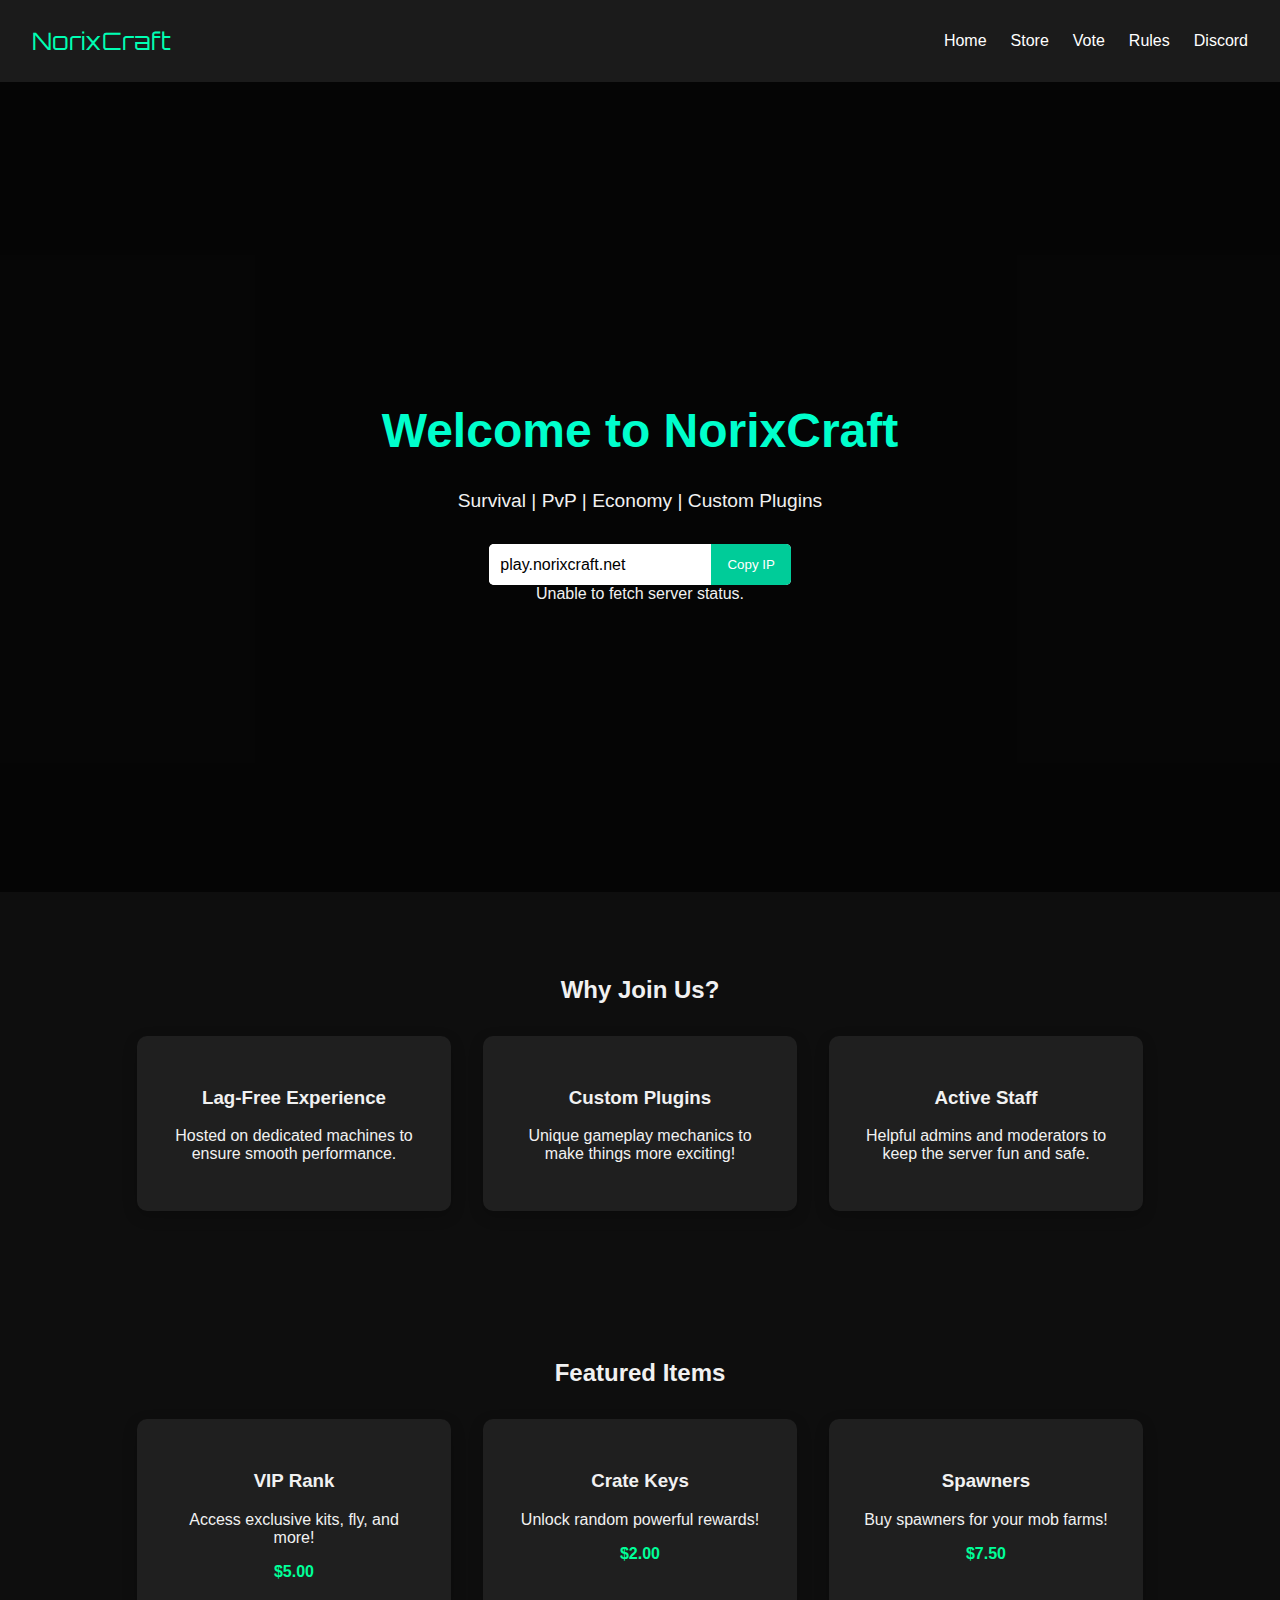
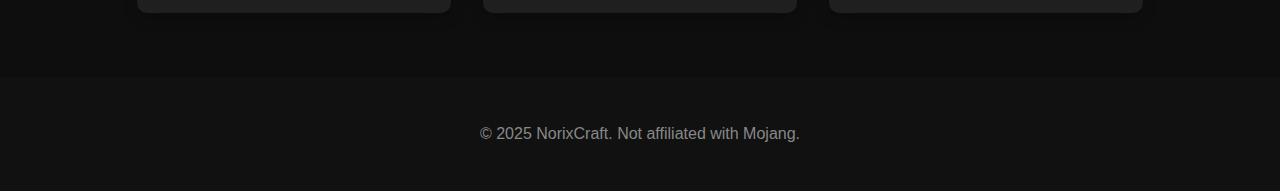
<file: index.html>
<!DOCTYPE html>
<html lang="en">
<head>
  <meta charset="UTF-8" />
  <meta name="viewport" content="width=device-width, initial-scale=1.0"/>
  <title>NorixCraft - Minecraft Server</title>
  <link rel="stylesheet" href="style.css"/>
  <script defer src="script.js"></script>
  <link rel="preconnect" href="https://fonts.googleapis.com">
  <link href="https://fonts.googleapis.com/css2?family=Orbitron:wght@600&display=swap" rel="stylesheet">
</head>
<body>
  <nav class="navbar">
    <div class="logo">NorixCraft</div>
    <ul class="nav-links">
      <li><a href="#">Home</a></li>
      <li><a href="#">Store</a></li>
      <li><a href="#">Vote</a></li>
      <li><a href="#">Rules</a></li>
      <li><a href="#">Discord</a></li>
    </ul>
  </nav>

  <header class="hero">
    <div class="overlay"></div>
    <div class="hero-content">
      <h1>Welcome to NorixCraft</h1>
      <p>Survival | PvP | Economy | Custom Plugins</p>
      <div class="ip-box">
        <input type="text" id="server-ip" value="play.norixcraft.net" readonly>
        <button onclick="copyIP()">Copy IP</button>
      </div>
      <div id="status" class="status">Checking server status...</div>
    </div>
  </header>

  <section class="section cards-section">
    <h2>Why Join Us?</h2>
    <div class="cards">
      <div class="card">
        <h3>Lag-Free Experience</h3>
        <p>Hosted on dedicated machines to ensure smooth performance.</p>
      </div>
      <div class="card">
        <h3>Custom Plugins</h3>
        <p>Unique gameplay mechanics to make things more exciting!</p>
      </div>
      <div class="card">
        <h3>Active Staff</h3>
        <p>Helpful admins and moderators to keep the server fun and safe.</p>
      </div>
    </div>
  </section>

  <section class="section store-preview">
    <h2>Featured Items</h2>
    <div class="store-cards">
      <div class="store-card">
        <h3>VIP Rank</h3>
        <p>Access exclusive kits, fly, and more!</p>
        <span>$5.00</span>
      </div>
      <div class="store-card">
        <h3>Crate Keys</h3>
        <p>Unlock random powerful rewards!</p>
        <span>$2.00</span>
      </div>
      <div class="store-card">
        <h3>Spawners</h3>
        <p>Buy spawners for your mob farms!</p>
        <span>$7.50</span>
      </div>
    </div>
  </section>

  <footer>
    <p>&copy; 2025 NorixCraft. Not affiliated with Mojang.</p>
  </footer>
</body>
  </html>
</file>
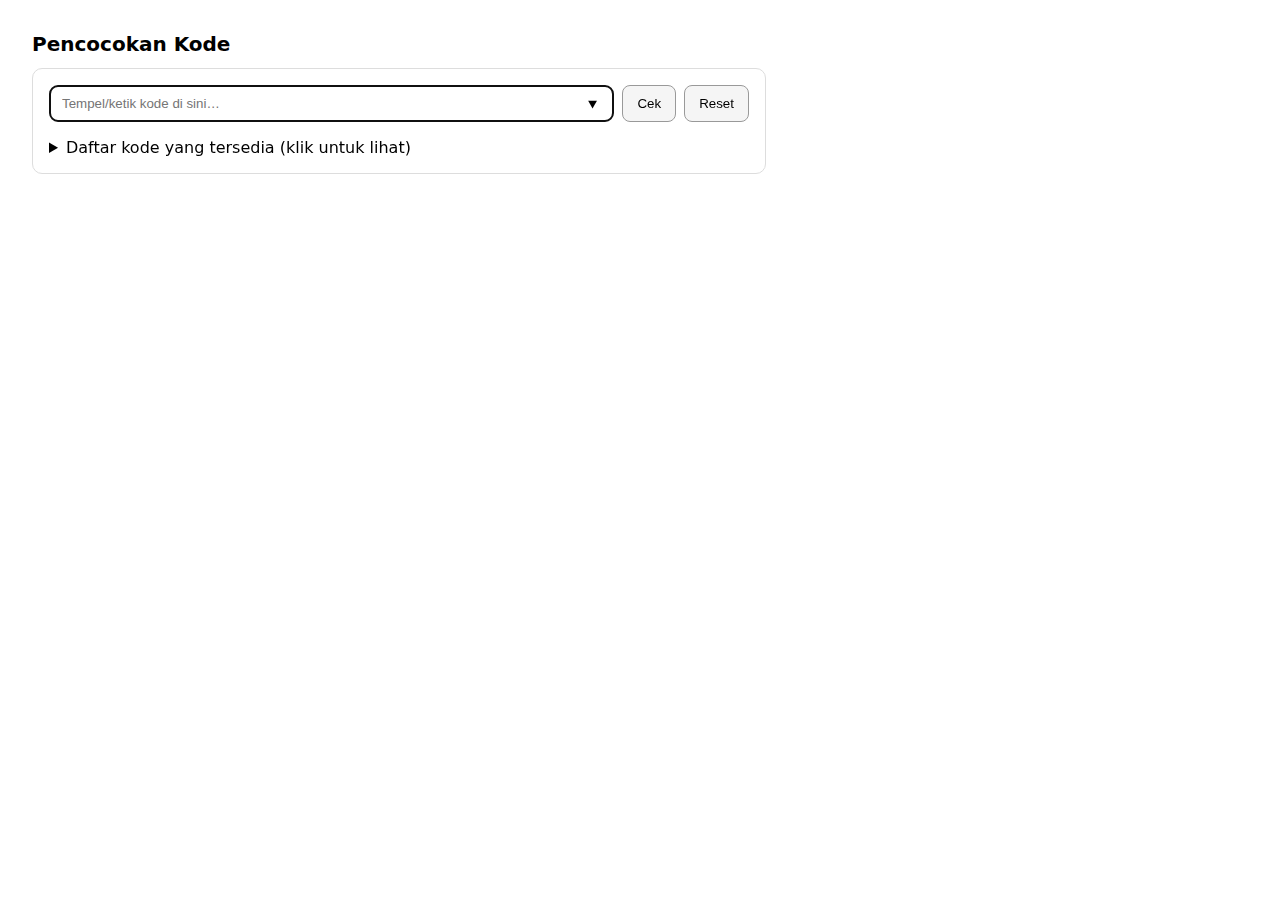
<file: checker/index.html>
<!doctype html>
<html lang="id">
<head>
<meta charset="utf-8" />
<meta name="viewport" content="width=device-width,initial-scale=1" />
<title>Pencocokan Kode</title>
<style>
  :root { font-family: system-ui, Arial, sans-serif; }
  body { margin: 32px; }
  h1 { font-size: 1.25rem; margin-bottom: 0.75rem; }
  .card { max-width: 700px; padding: 16px; border: 1px solid #ddd; border-radius: 10px; }
  .row { display: flex; gap: 8px; flex-wrap: wrap; align-items: center; }
  input[type="text"] { flex: 1 1 300px; padding: 10px 12px; border-radius: 8px; border: 1px solid #bbb; }
  button { padding: 10px 14px; border-radius: 8px; border: 1px solid #999; background: #f5f5f5; cursor: pointer; }
  button:hover { filter: brightness(0.97); }
  .result { margin-top: 12px; font-weight: 600; }
  .ok { color: #0a7a29; }
  .no { color: #b00020; }
  details { margin-top: 16px; }
  code { user-select: all; }
  ul { margin: 8px 0 0 18px; }
  .small { font-size: 0.9rem; color: #555; }
  del { color: #999; }
</style>
</head>
<body>
<h1>Pencocokan Kode</h1>
<div class="card">
  <div class="row">
    <input id="kodeInput" type="text" list="kodeList" placeholder="Tempel/ketik kode di sini…" autofocus />
    <button id="cekBtn" type="button">Cek</button>
    <button id="resetBtn" type="button" title="Kosongkan input">Reset</button>
  </div>
  <div id="hasil" class="result"></div>

  <details>
    <summary>Daftar kode yang tersedia (klik untuk lihat)</summary>
    <ul id="daftarKode"></ul>
    <p class="small">Total: <span id="totalKode"></span> kode.</p>
  </details>
</div>

<datalist id="kodeList"></datalist>

<!-- Load Data dan Script -->
<script src="kode.js"></script>
<script src="script.js"></script>
</body>
</html>
</file>
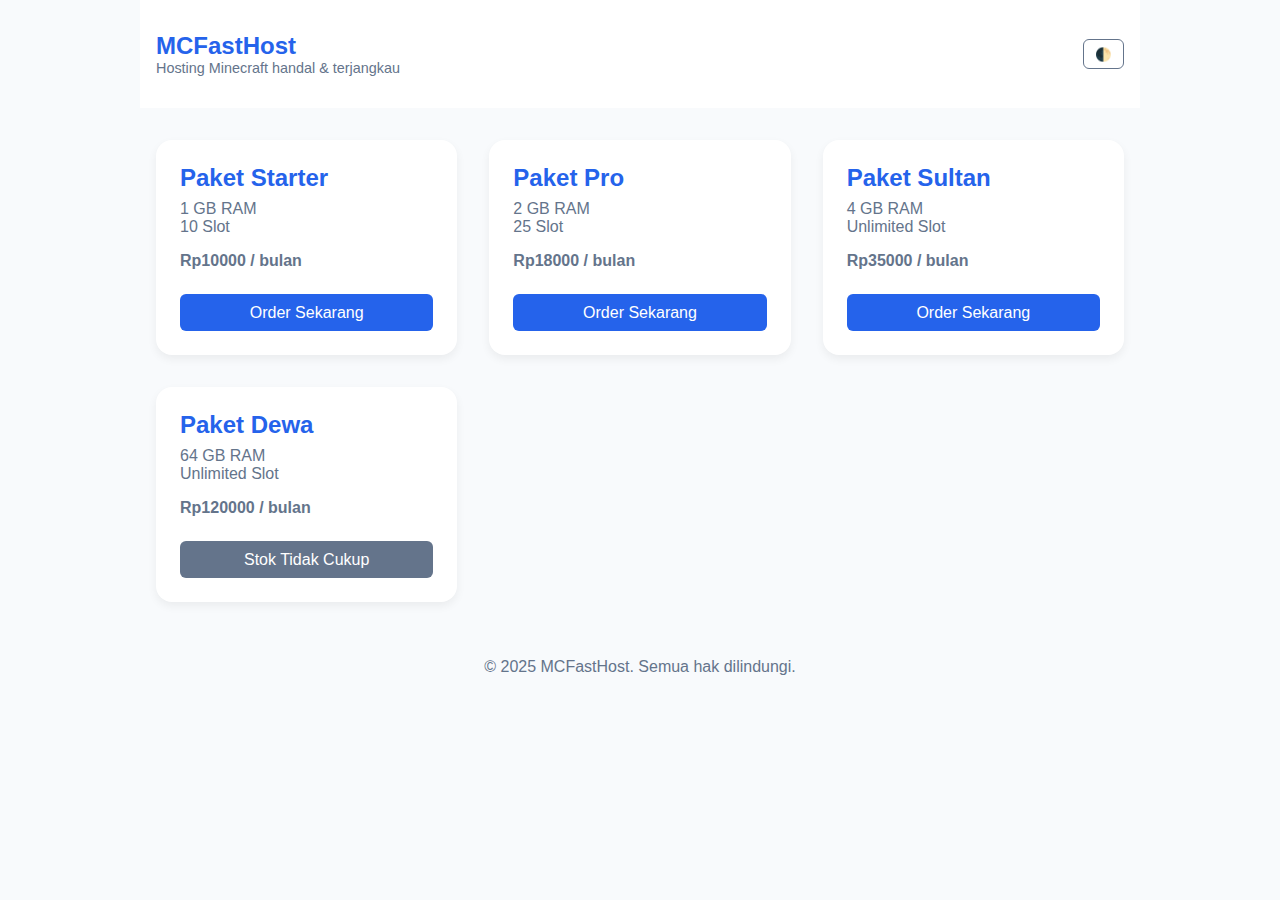
<file: mcfh/index.html>
<!DOCTYPE html>
<html lang="id" data-theme="light">
<head>
  <meta charset="UTF-8" />
  <meta name="viewport" content="width=device-width, initial-scale=1.0"/>
  <title>MCFastHost - Minecraft Hosting</title>
  <style>
    :root {
      --blue: #2563eb;
      --gray: #64748b;
      --success: #22c55e;

      --light-bg: #f8fafc;
      --light-card: white;
      --light-text: #0f172a;

      --dark-bg: #0f172a;
      --dark-card: #1e293b;
      --dark-text: #e2e8f0;
    }

    [data-theme='light'] {
      --bg: var(--light-bg);
      --card: var(--light-card);
      --text: var(--light-text);
    }

    [data-theme='dark'] {
      --bg: var(--dark-bg);
      --card: var(--dark-card);
      --text: var(--dark-text);
    }

    * { margin: 0; padding: 0; box-sizing: border-box; }

    body {
      font-family: 'Segoe UI', sans-serif;
      background: var(--bg);
      color: var(--text);
    }

    header {
      padding: 2rem 1rem;
      background: var(--card);
      display: flex;
      justify-content: space-between;
      align-items: center;
      max-width: 1000px;
      margin: auto;
    }

    header h1 {
      font-size: 1.5rem;
      color: var(--blue);
    }

    header p {
      color: var(--gray);
      font-size: 0.9rem;
    }

    .toggle-theme {
      background: none;
      border: 1px solid var(--gray);
      color: var(--text);
      padding: 0.4rem 0.7rem;
      border-radius: 6px;
      cursor: pointer;
    }

    .products {
      max-width: 1000px;
      margin: 2rem auto;
      padding: 0 1rem;
      display: grid;
      gap: 2rem;
      grid-template-columns: repeat(auto-fit, minmax(280px, 1fr));
    }

    .card {
      background: var(--card);
      border-radius: 1rem;
      padding: 1.5rem;
      box-shadow: 0 4px 10px rgba(0,0,0,0.06);
    }

    .card h2 {
      color: var(--blue);
      margin-bottom: 0.5rem;
    }

    .card p {
      color: var(--gray);
    }

    .price {
      font-weight: bold;
      color: var(--success);
      margin-top: 1rem;
    }

    .btn {
      margin-top: 1.5rem;
      display: block;
      text-align: center;
      padding: 0.6rem;
      background: var(--blue);
      color: white;
      border-radius: 6px;
      text-decoration: none;
    }

    .btn.disabled {
      background: var(--gray);
      pointer-events: none;
    }

    footer {
      text-align: center;
      padding: 1.5rem;
      color: var(--gray);
    }
  </style>
</head>
<body>

  <header>
    <div>
      <h1>MCFastHost</h1>
      <p>Hosting Minecraft handal & terjangkau</p>
    </div>
    <button class="toggle-theme" onclick="toggleTheme()">🌓</button>
  </header>

  <section class="products" id="product-list">
    <!-- Produk dimuat otomatis -->
  </section>

  <footer>
    &copy; 2025 MCFastHost. Semua hak dilindungi.
  </footer>

  <script>
    const root = document.documentElement;

    function toggleTheme() {
      const current = root.getAttribute('data-theme');
      const next = current === 'light' ? 'dark' : 'light';
      root.setAttribute('data-theme', next);
      localStorage.setItem('theme', next);
    }

    function loadTheme() {
      const saved = localStorage.getItem('theme') || 'light';
      root.setAttribute('data-theme', saved);
    }

    loadTheme();

    async function loadProducts() {
      const [stock, products] = await Promise.all([
        fetch('stock.json').then(r => r.json()),
        fetch('products.json').then(r => r.json())
      ]);

      const stockRAM = parseInt(stock[0].ram);
      const container = document.getElementById('product-list');

      products.forEach((p, i) => {
        const available = parseInt(p.ram) <= stockRAM;
        const card = document.createElement('div');
        card.className = 'card';

        card.innerHTML = `
          <h2>${p.name}</h2>
          <p>${p.ram} GB RAM</p>
          <p>${p.slots} Slot</p>
          <p class="price">Rp${p.price.toLocaleString()} / bulan</p>
          <a href="checkout?id=${i}" class="btn ${available ? '' : 'disabled'}">
            ${available ? 'Order Sekarang' : 'Stok Tidak Cukup'}
          </a>
        `;
        container.appendChild(card);
      });
    }

    loadProducts();
  </script>
</body>
</html>
</file>
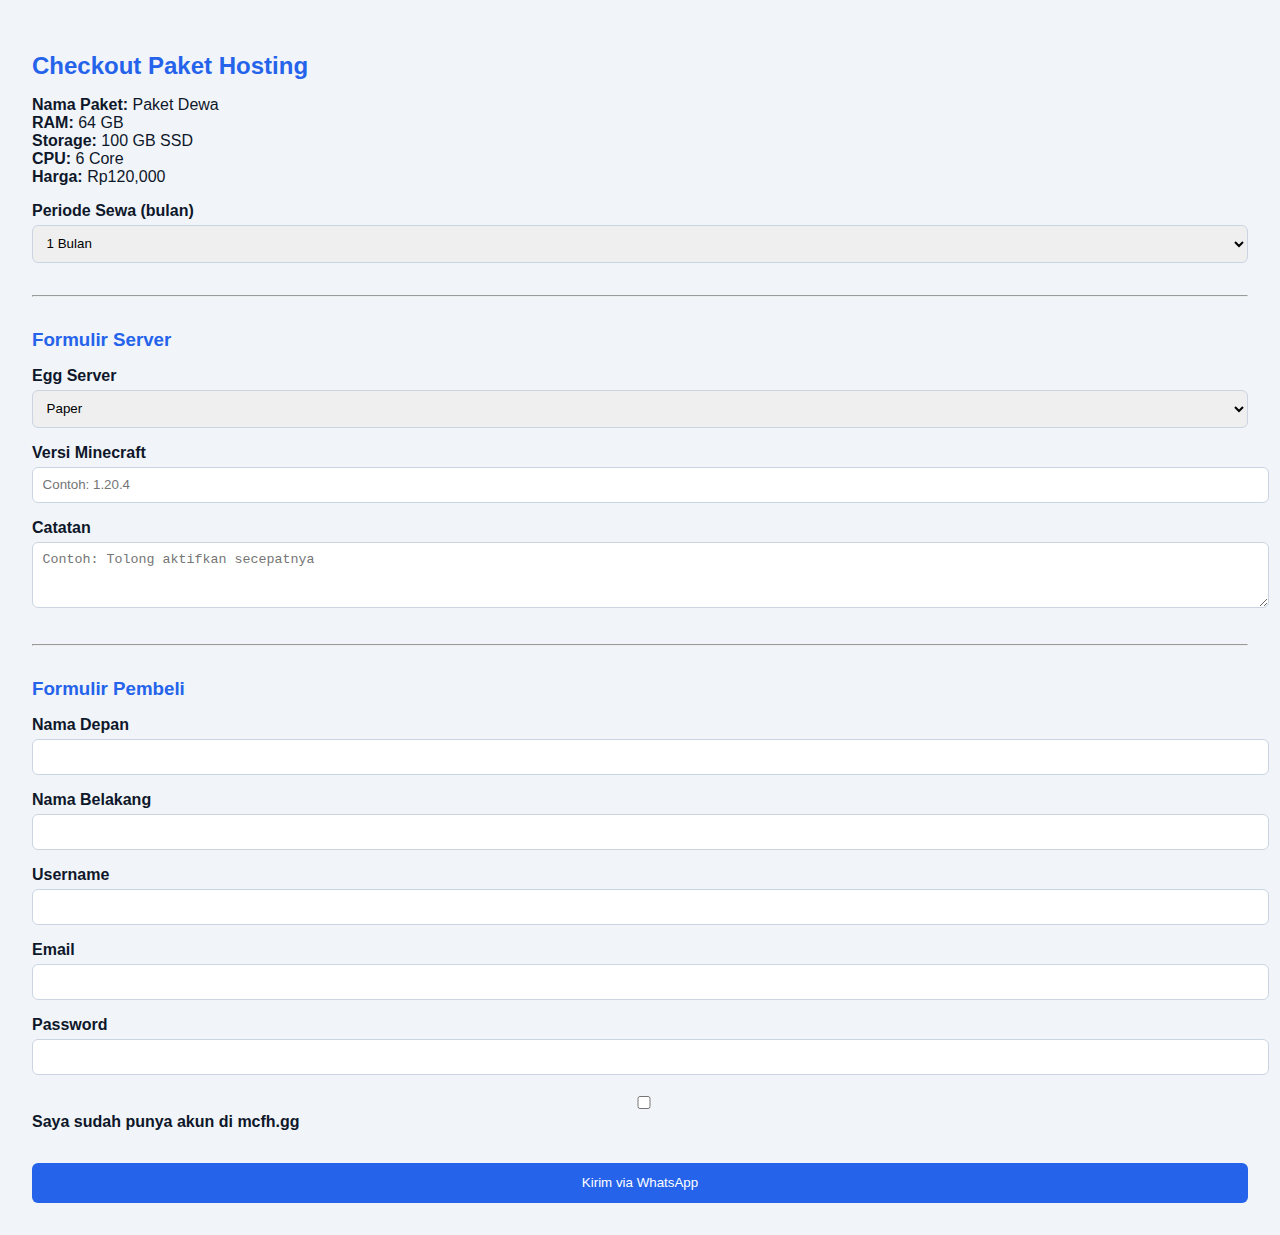
<file: mcfh/checkout/index.html>
<!DOCTYPE html><html lang="id">
<head>
  <meta charset="UTF-8">
  <meta name="viewport" content="width=device-width, initial-scale=1.0">
  <title>Checkout - MCFastHost</title>
  <style>
    body {
      font-family: 'Segoe UI', sans-serif;
      background: #f1f5f9;
      margin: 0;
      padding: 2rem;
      color: #0f172a;
    }
    h2, h3 {
      color: #2563eb;
      margin-bottom: 1rem;
    }
    label {
      display: block;
      margin-top: 1rem;
      font-weight: 600;
    }
    input, textarea, select {
      width: 100%;
      padding: 0.6rem;
      margin-top: 0.3rem;
      border: 1px solid #cbd5e1;
      border-radius: 6px;
    }
    .btn {
      margin-top: 2rem;
      background: #2563eb;
      color: white;
      border: none;
      padding: 0.8rem 1rem;
      border-radius: 6px;
      cursor: pointer;
      width: 100%;
    }
    .btn:hover {
      background: #1e40af;
    }
    .hidden {
      display: none;
    }
  </style>
</head>
<body>
  <h2>Checkout Paket Hosting</h2>  <div id="product-detail">
    <strong>Nama Paket:</strong> <span id="namaPaket">-</span><br>
    <strong>RAM:</strong> <span id="ram">-</span> GB<br>
    <strong>Storage:</strong> <span id="storage">-</span> GB SSD<br>
    <strong>CPU:</strong> <span id="cpu">-</span> Core<br>
    <strong>Harga:</strong> Rp<span id="harga">-</span><br>
    <label for="periode">Periode Sewa (bulan)</label>
    <select id="periode" required>
      <option value="1">1 Bulan</option>
      <option value="3">3 Bulan</option>
      <option value="6">6 Bulan</option>
      <option value="12">12 Bulan</option>
    </select>
  </div>  <hr style="margin: 2rem 0;">  <h3>Formulir Server</h3>
  <label for="egg">Egg Server</label>
  <select id="egg" required>
    <option>Paper</option>
    <option>Spigot</option>
    <option>Bedrock</option>
    <option>Fabric</option>
    <option>Forge</option>
  </select><label for="versi">Versi Minecraft</label> <input type="text" id="versi" placeholder="Contoh: 1.20.4" required>

<label for="catatan">Catatan</label>

  <textarea id="catatan" rows="3" placeholder="Contoh: Tolong aktifkan secepatnya"></textarea>  <hr style="margin: 2rem 0;">  <h3>Formulir Pembeli</h3>
  <label for="namaDepan">Nama Depan</label>
  <input type="text" id="namaDepan" required><label for="namaBelakang">Nama Belakang</label> <input type="text" id="namaBelakang" required>

<label for="username">Username</label> <input type="text" id="username" required>

<label for="email">Email</label> <input type="email" id="email" required>

<label for="password">Password</label> <input type="password" id="password" required>

<label><input type="checkbox" id="sudahPunya"> Saya sudah punya akun di mcfh.gg</label>

  <div id="emailTerdaftarDiv" class="hidden">
    <label for="emailTerdaftar">Email Terdaftar</label>
    <input type="email" id="emailTerdaftar" required>
  </div><button class="btn" onclick="kirimKeWhatsApp()">Kirim via WhatsApp</button>

  <script>
    const paket = {
      nama: "Paket Dewa",
      ram: 64,
      storage: 100,
      cpu: 6,
      harga: 120000
    };

    document.getElementById("namaPaket").innerText = paket.nama;
    document.getElementById("ram").innerText = paket.ram;
    document.getElementById("storage").innerText = paket.storage;
    document.getElementById("cpu").innerText = paket.cpu;
    document.getElementById("harga").innerText = paket.harga.toLocaleString();

    document.getElementById("sudahPunya").addEventListener("change", function() {
      document.getElementById("emailTerdaftarDiv").classList.toggle("hidden", !this.checked);
      document.getElementById("emailTerdaftar").required = this.checked;
    });

    function kirimKeWhatsApp() {
      const periode = document.getElementById("periode").value;
      const egg = document.getElementById("egg").value;
      const versi = document.getElementById("versi").value;
      const catatan = document.getElementById("catatan").value;

      const namaDepan = document.getElementById("namaDepan").value;
      const namaBelakang = document.getElementById("namaBelakang").value;
      const username = document.getElementById("username").value;
      const email = document.getElementById("email").value;
      const password = document.getElementById("password").value;
      const sudahPunya = document.getElementById("sudahPunya").checked;
      const emailTerdaftar = document.getElementById("emailTerdaftar").value;

      let pesan = `Checkout Paket Hosting:\n` +
        `- Paket: ${paket.nama}\n` +
        `- RAM: ${paket.ram}GB | Storage: ${paket.storage}GB | CPU: ${paket.cpu} Core\n` +
        `- Harga: Rp${paket.harga.toLocaleString()} / ${periode} bulan\n\n` +
        `-- SERVER --\n` +
        `Egg: ${egg}\nVersi: ${versi}\nCatatan: ${catatan || '-'}\n\n` +
        `-- PEMBELI --\n` +
        `Nama: ${namaDepan} ${namaBelakang}\nUsername: ${username}\nEmail: ${email}\nPassword: ${password}\n`;

      if (sudahPunya) pesan += `Sudah punya akun: Ya\nEmail Terdaftar: ${emailTerdaftar}`;

      const url = `https://wa.me/6285846226258?text=${encodeURIComponent(pesan)}`;
      window.open(url, '_blank');
    }
  </script></body>
  </html>
</file>
<file: style.css>
body {
  margin: 0;
  font-family: 'Segoe UI', sans-serif;
  background-color: #0e0e0e;
  color: #f1f1f1;
}

.navbar {
  display: flex;
  justify-content: space-between;
  align-items: center;
  background: #1b1b1b;
  padding: 1rem 2rem;
}

.logo {
  font-family: 'Orbitron', sans-serif;
  font-size: 1.5rem;
  color: #00ffb3;
}

.nav-links {
  list-style: none;
  display: flex;
  gap: 1.5rem;
}

.nav-links a {
  color: white;
  text-decoration: none;
  font-weight: 500;
}

.hero {
  background: url('https://wallpapercave.com/wp/wp2754114.png') center/cover no-repeat;
  height: 90vh;
  position: relative;
  display: flex;
  align-items: center;
  justify-content: center;
  text-align: center;
}

.overlay {
  position: absolute;
  top: 0; left: 0;
  width: 100%; height: 100%;
  background: rgba(0,0,0,0.6);
  z-index: 0;
}

.hero-content {
  z-index: 1;
}

.hero h1 {
  font-size: 3rem;
  color: #00ffcc;
}

.hero p {
  font-size: 1.2rem;
  margin-bottom: 1rem;
}

.ip-box {
  margin-top: 1rem;
  display: inline-flex;
  background: white;
  border-radius: 5px;
  overflow: hidden;
}

.ip-box input {
  padding: 0.7rem;
  border: none;
  width: 200px;
  font-size: 1rem;
  color: black;
}

.ip-box button {
  background: #00cc99;
  color: white;
  border: none;
  padding: 0.7rem 1rem;
  cursor: pointer;
}

.section {
  padding: 4rem 2rem;
  text-align: center;
}

.cards, .store-cards {
  display: flex;
  justify-content: center;
  gap: 2rem;
  flex-wrap: wrap;
  margin-top: 2rem;
}

.card, .store-card {
  background: #1f1f1f;
  padding: 2rem;
  border-radius: 10px;
  width: 250px;
  box-shadow: 0 5px 15px rgba(0,0,0,0.2);
  transition: transform 0.3s;
}

.card:hover, .store-card:hover {
  transform: translateY(-5px);
}

.store-card span {
  display: block;
  margin-top: 1rem;
  color: #00ff99;
  font-weight: bold;
}

footer {
  background: #111;
  padding: 2rem;
  text-align: center;
  color: #888;
}
</file>
